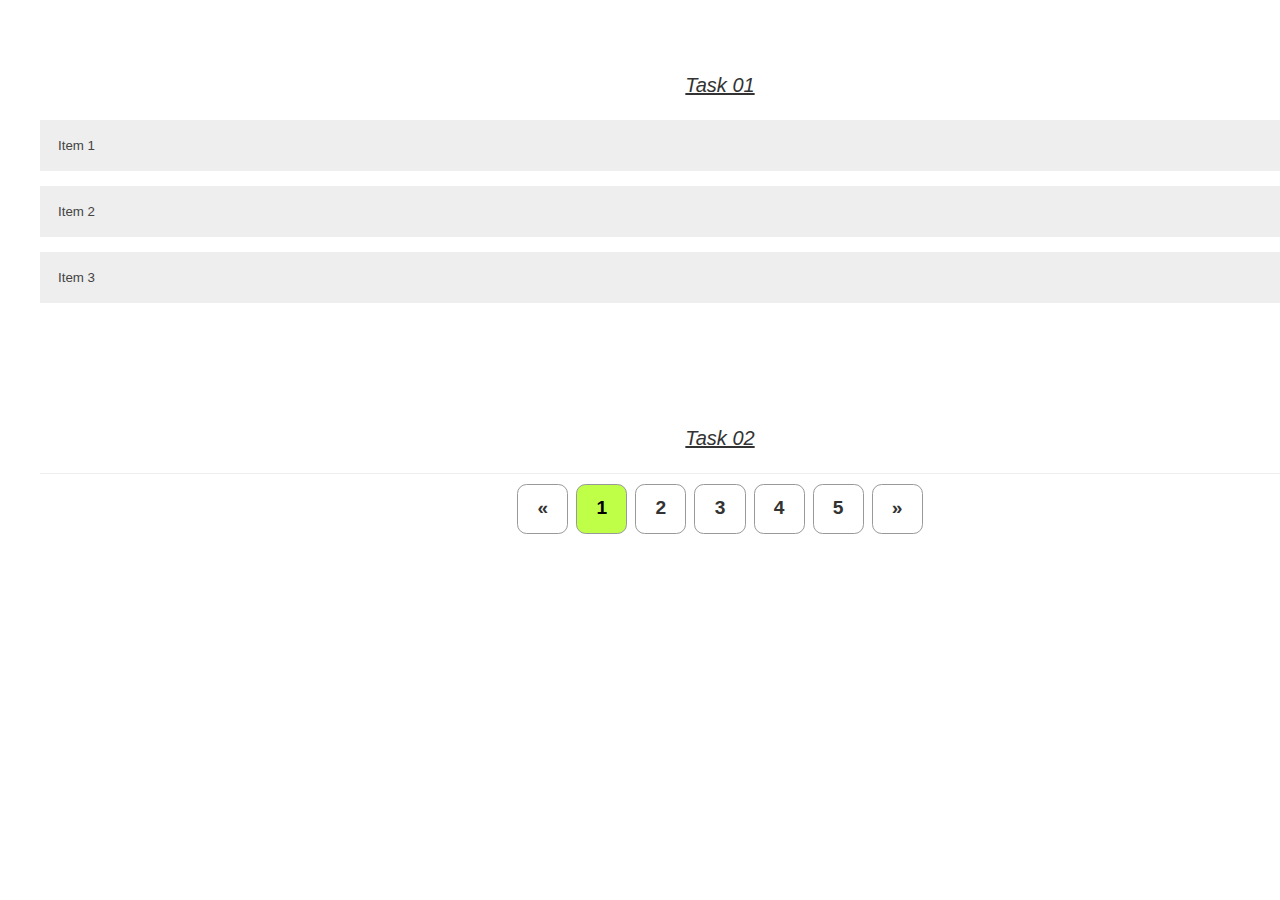
<file: lesson-05/module-08/index.html>
<!DOCTYPE html>
<html lang="en">
  <head>
    <meta charset="UTF-8" />
    <meta name="viewport" content="width=device-width, initial-scale=1.0" />
    <title>lesson 5</title>
    <link rel="stylesheet" href="./css/main.css">
  </head>

  <body>
    <!-- Task - 01 -->
    <section>
      <div class="container">
        <p class="task-title">Task 01</p>

        <ul class="accordion-list list js-accordion-list">
          <li class="accordion-list-item">
            <button class="accordion js-accordion-btn">Item 1</button>
            <div class="panel js-panel">
              <p>
                Lorem ipsum dolor sit amet consectetur adipisicing elit.
                Inventore, labore deleniti ullam esse consequatur voluptatem
                veritatis, mollitia voluptas voluptatibus quia eveniet veniam,
                eaque corrupti id iste! Consequuntur temporibus doloribus
                assumenda!
              </p>
            </div>
          </li>

          <li class="accordion-list-item">
            <button class="accordion js-accordion-btn">Item 2</button>
            <div class="panel js-panel">
              <p>
                Lorem ipsum dolor sit amet consectetur adipisicing elit.
                Inventore, labore deleniti ullam esse consequatur voluptatem
                veritatis, mollitia voluptas voluptatibus quia eveniet veniam,
                eaque corrupti id iste! Consequuntur temporibus doloribus
                assumenda!
              </p>
            </div>
          </li>

          <li class="accordion-list-item">
            <button class="accordion js-accordion-btn">Item 3</button>
            <div class="panel js-panel">
              <p>
                Lorem ipsum dolor sit amet consectetur adipisicing elit.
                Inventore, labore deleniti ullam esse consequatur voluptatem
                veritatis, mollitia voluptas voluptatibus quia eveniet veniam,
                eaque corrupti id iste! Consequuntur temporibus doloribus
                assumenda!
              </p>
            </div>
          </li>
        </ul>
      </div>
    </section>

    <!-- Task - 02 -->
    <section>
      <div class="container">
        <p class="task-title">Task 02</p>

        <ul class="pagination js-pagination">
          <li data-type="prev" class="pagination__item">&laquo;</li>
          <li data-type="page" data-page="1" class="pagination__item active">
            1
          </li>
          <li data-type="page" data-page="2" class="pagination__item">2</li>
          <li data-type="page" data-page="3" class="pagination__item">3</li>
          <li data-type="page" data-page="4" class="pagination__item">4</li>
          <li data-type="page" data-page="5" class="pagination__item">5</li>
          <li data-type="next" class="pagination__item">&raquo;</li>
        </ul>
      </div>
    </section>
    <script type="module" src="./js/app.js"></script>
  </body>
</html>
</file>
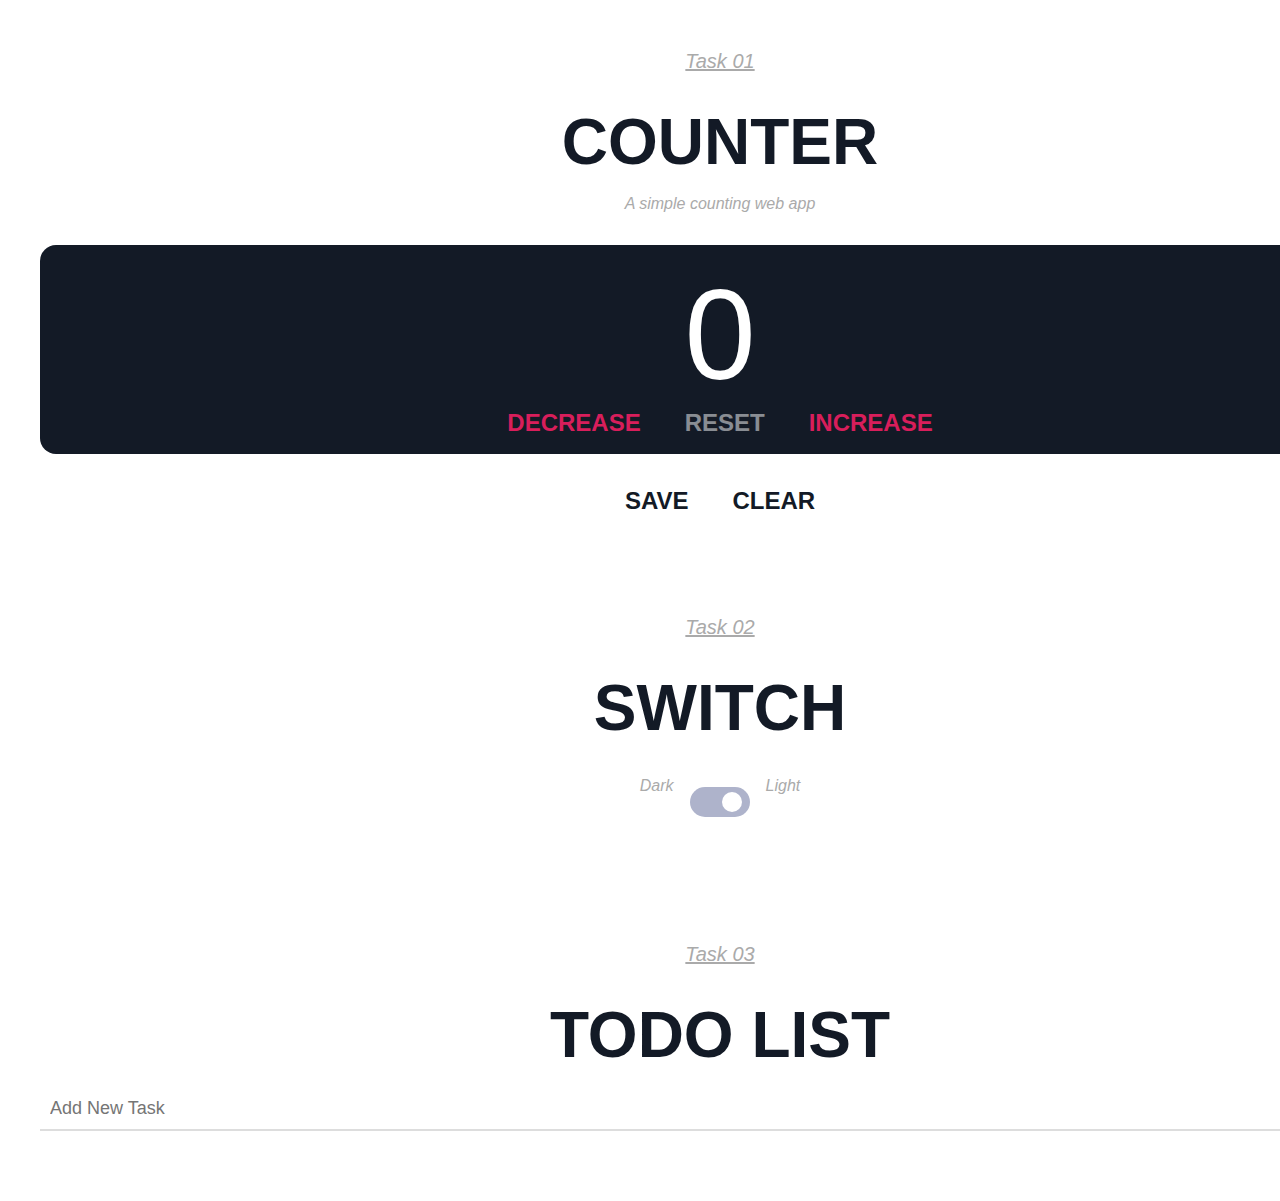
<file: lesson-05/module-09/index.html>
<!DOCTYPE html>
<html lang="en">
  <head>
    <meta charset="UTF-8" />
    <meta name="viewport" content="width=device-width, initial-scale=1.0" />
    <title>Lesson 5</title>
    <link rel="stylesheet" href="./css/main.css" />
  </head>
  <body class="light">
    <!-- Task - 01 -->
    <section>
      <div class="container">
        <p class="task-title">Task 01</p>
        <h1>Counter</h1>
        <p>A simple counting web app</p>

        <div class="counter">
          <div class="counter-value js-counter-value">0</div>

          <div class="counter-controls js-counter-controls">
            <button data-action="decrease">Decrease</button>
            <button data-action="reset">Reset</button>
            <button data-action="increase">Increase</button>
          </div>
        </div>

        <div class="save js-save">
          <button data-action="save">Save</button>
          <button data-action="clear-save">Clear</button>
        </div>
      </div>
    </section>

    <!-- Task - 02 -->
    <section>
      <div class="container">
        <p class="task-title">Task 02</p>
        <h2>Switch</h2>
        <div class="toggle-switch">
          <p>Dark</p>
          <span>
            <label class="switch">
              <input id="theme-switch" type="checkbox" />
              <span class="slider round"></span>
            </label>
          </span>
          <p>Light</p>
        </div>
      </div>
    </section>

    <!-- Task - 03 -->
    <section>
      <div class="container">
        <p class="task-title">Task 03</p>
        <h2>Todo List</h2>

        <form>
          <input
            name="todos"
            type="text"
            id="input"
            placeholder="Add New Task"
          />
          <button type="submit" id="addBtn">Add</button>
        </form>
        <ul class="js-todos-list"></ul>
      </div>
    </section>
    <script type="module" src="./js/counter.js"></script>
  </body>
</html>
</file>
<file: lesson-05/module-08/css/main.css>
/* common */
* {
  box-sizing: border-box;
}

body {
  background-color: #fff;
  color: #333;
  font: 1.2em / 1.5 Helvetica Neue, Helvetica, Arial, sans-serif;
  padding: 0;
  margin: 0;
}

button {
  cursor: pointer;
}

section {
  padding: 50px 0;
  text-align: center;
}

ul {
  list-style-type: none;
  margin: 0;
  padding: 0;
}

/* components */

.task-title {
  font-size: 20px;
  font-style: italic;
  font-weight: 500;
  text-decoration: underline;
}

.container {
  width: 1440px;
  margin: 0 auto;
  padding: 0px 40px;
}

.module-title {
  text-align: center;
}

/* accordion */
.accordion-list {
  display: flex;
  flex-direction: column;
  gap: 15px;
  list-style: none;
}
.accordion-list-item {
  position: relative;
  transition: all 500ms linear;
}
.accordion {
  background-color: #eee;
  color: #444;
  cursor: pointer;
  padding: 18px;
  width: 100%;
  text-align: left;
  border: none;
  outline: none;
  transition: 0.4s;
}
.active,
.accordion:hover {
  background-color: #ccc;
}
.panel {
  background-color: white;
  display: none;
  padding: 20px;
  overflow: hidden;
}
.panel.active {
  display: block;
}

/* pagination */

.pagination {
  display: flex;
  justify-content: center;
  border-top: 1px solid #eee;
  margin-top: 1em;
  padding-top: 0.5em;
  list-style: none;
}

.pagination__item {
  display: block;
  margin: 0 0.25rem;
  padding: 0.5em 1em;
  border: 1px solid #999;
  border-radius: 0.5em;
  font-weight: 900;
  text-decoration: none;
  cursor: pointer;
}

.pagination__item.active {
  background-color: #bfff48;
  color: #000000;
}
</file>
<file: lesson-05/module-09/css/main.css>
:root {
  --primary: #d81e5b;
  --secondary: #8a4fff;
  --grey: #aaa;
  --light: #eee;
  --dark: #131a26;
  --toggle-light: hsl(230, 22%, 74%);
  --toggle-dark: linear gradient hsl(210, 78%, 56%) to hsl(146, 68%, 55%);
}

* {
  margin: 0;
  box-sizing: border-box;

  font-family: 'Fira sans', sans-serif;
}

body {
  background: var(--main-background);
  color: var(--main-font);
}

h1,
h2 {
  color: var(--dark);
  font-size: 4rem;
  text-transform: uppercase;
  margin-bottom: 1rem;
}

section {
  padding: 50px 0;
  text-align: center;
}

p {
  color: var(--grey);
  font-style: italic;
  margin-bottom: 2rem;
}

/* components */

.task-title {
  font-size: 20px;
  font-style: italic;
  font-weight: 500;
  text-decoration: underline;
}

.container {
  width: 1440px;
  margin: 0 auto;
  padding: 0px 40px;
}

.module-title {
  text-align: center;
}

/* counter */

.counter {
  background-color: var(--dark);
  padding: 1rem;
  border-radius: 1rem;
  color: white;
}

.counter-value {
  font-size: 8rem;
  text-align: center;
}

.counter-controls {
  display: flex;
  align-items: center;
  justify-content: center;
  margin: 0 -1rem;
}

button {
  appearance: none;
  outline: none;
  border: none;
  background: none;

  margin: 0 1rem;

  color: var(--primary);
  font-size: 1.5rem;
  font-weight: 700;
  text-transform: uppercase;

  cursor: pointer;
  transition: 0.4s ease-in-out;
}

button span {
  display: block;
  transition: 0.4s ease-in-out;
}

button[data-action='reset'] {
  color: white;
  opacity: 0.5;
}

button[data-action='reset']:hover {
  opacity: 1;
}

.save {
  margin-top: 2rem;

  display: flex;
  align-items: center;
  justify-content: center;
}

.save button {
  color: var(--dark);
}

button:active {
  transform: scale(1.1);
}

@keyframes pulse {
  0% {
    transform: scale(1);
  }
  50% {
    transform: scale(1.1);
  }
  100% {
    transform: scale(1);
  }
}

/* switch */

/* The switch - the box around the slider */
.switch {
  position: relative;
  display: inline-block;
  width: 60px;
  height: 30px;
}

/* Hide default html checkbox */
.switch input {
  opacity: 0;
}

/* The slider */
.slider {
  position: absolute;
  cursor: pointer;
  top: 0;
  left: 0;
  right: 0;
  bottom: 0;
  background-color: var(--toggle-light);
  transition: 0.4s;
}

.slider:before {
  position: absolute;
  content: '';
  height: 20px;
  width: 20px;
  left: 32px;
  bottom: 5px;
  background-color: #fff;
  transition: 0.4s;
}

input:checked + .slider {
  background: linear-gradient(90grad, hsl(210, 78%, 56%), hsl(146, 68%, 55%));
}

input:checked + .slider:before {
  transform: translateX(-24px);
}
.slider,
.round {
  border-radius: 34px;
}

.round::before {
  border-radius: 50%;
}

input:checked + .round::before {
  background-color: hsl(230, 17%, 14%);
}
/* /THEME/ */
.dark {
  --main-background: hsl(230, 17%, 14%);
  --main-font: white;
}

.light {
  --main-background: white;
  --main-font: hsl(230, 17%, 14%);
}

.toggle-switch {
  display: flex;
  flex-direction: row;
  justify-content: center;
  align-items: center;
}
.toggle-switch p {
  padding: 1em;
}

/*  */

/* * {
      box-sizing: border-box;
      margin: 0;
      padding: 0;
    }

    body {
      background-color: #f2f2f2;
      font-family: sans-serif;
    } */

/* .container {
      margin: 20px auto;
      width: 500px;
      background-color: #fff;
      padding: 20px;
      box-shadow: 0 0 10px rgba(0, 0, 0, 0.2);
    } */

/* h1 {
      text-align: center;
      margin-bottom: 20px;
    } */

form {
  display: flex;
}

input[type='text'] {
  flex: 1;
  padding: 10px;
  border: none;
  border-bottom: 2px solid #ddd;
  font-size: 18px;
}

button[type='submit'] {
  padding: 10px 20px;
  margin-left: 5px;
  background-color: #008cba;
  color: #fff;
  border: none;
  border-radius: 5px;
  cursor: pointer;
  font-size: 18px;
}

button[type='submit']:hover {
  background-color: #006d9e;
}

ul {
  margin-top: 20px;
  list-style-type: none;
}

li {
  padding: 10px;
  background-color: #f2f2f2;
  margin-bottom: 5px;
  border-radius: 5px;
  position: relative;
  display: flex;
  justify-content: space-between;
}
li div {
  display: flex;
  gap: 8px;
}
li input {
  width: 70%;
  border: none;
  background-color: #f2f2f2;
}
li input.active {
  width: 70%;
  background-color: #ffffff;
}
li button[data-action='edit'] {
  background-color: #355075;
  color: #fff;
  border: none;
  cursor: pointer;
  padding: 5px 10px;
  border-radius: 5px;
}
li button[data-action='edit'].active {
  background-color: #2f7600;
  color: #fff;
}

li button[data-action='delete'] {
  background-color: #ff4d4d;
  color: #fff;
  border: none;
  cursor: pointer;
  padding: 5px 10px;
  border-radius: 5px;
}
li button:hover {
  opacity: 0.8;
}

/* foods */

.products-list {
  display: grid;
  max-width: 1140px;
  grid-template-columns: repeat(auto-fit, minmax(320px, 1fr));
  grid-auto-rows: 240px;
  grid-gap: 12px;
  justify-content: center;
  padding: 0;
  list-style: none;
  margin-left: auto;
  margin-right: auto;
}

.card-item {
  position: relative;
  box-shadow: 0px 1px 3px 0px rgba(0, 0, 0, 0.2),
    0px 1px 1px 0px rgba(0, 0, 0, 0.14), 0px 2px 1px -1px rgba(0, 0, 0, 0.12);
}

[data-heart] {
  cursor: pointer;
}

.checked {
  color: red; /* або будь-який інший стиль, який ви хочете застосувати до сердечка улюбленої страви */
}

img {
  height: 100%;
  width: 100%;
  object-fit: cover;
  transition: transform var(--animation-duration) var(--timing-function);
}
</file>
